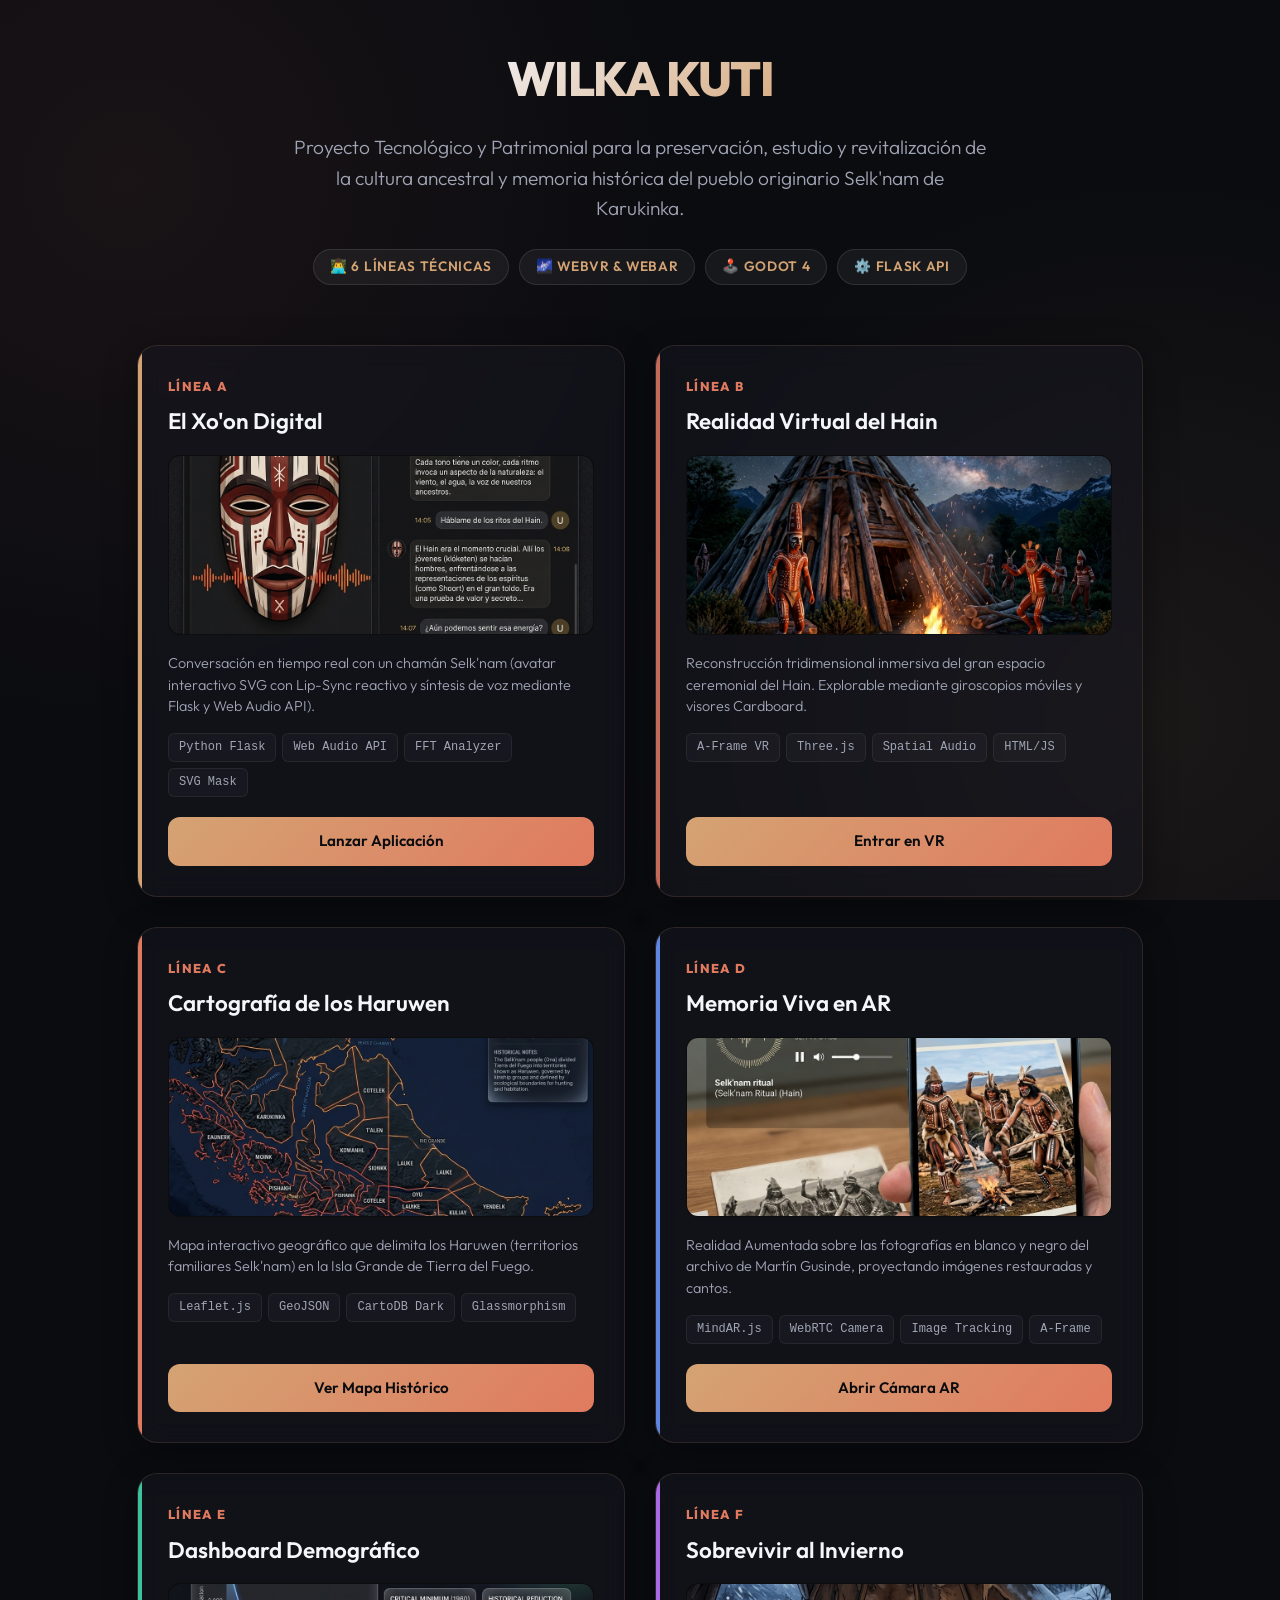
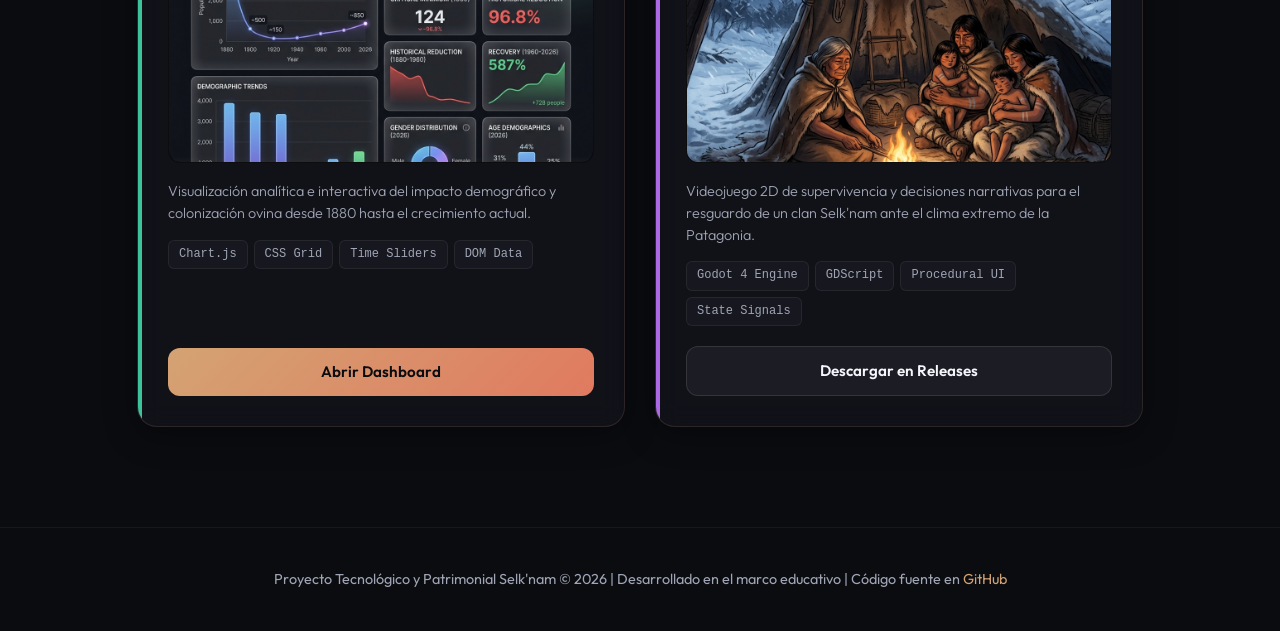
<file: index.html>
<!DOCTYPE html>
<html lang="es">
<head>
  <meta charset="UTF-8">
  <meta name="viewport" content="width=device-width, initial-scale=1.0">
  <title>Wilka Kuti - Proyecto Tecnológico Selk'nam</title>
  <!-- Google Fonts -->
  <link rel="preconnect" href="https://fonts.googleapis.com">
  <link rel="preconnect" href="https://fonts.gstatic.com" crossorigin>
  <link href="https://fonts.googleapis.com/css2?family=Outfit:wght@300;400;600;800&display=swap" rel="stylesheet">
  
  <style>
    :root {
      --bg-color: #0b0c10;
      --card-bg: rgba(26, 26, 36, 0.45);
      --card-border: rgba(212, 163, 115, 0.15);
      --card-hover-border: rgba(224, 122, 95, 0.5);
      
      /* Selk'nam Inspired Palette */
      --ocre: #d4a373;
      --arcilla: #c36a59;
      --coral: #e07a5f;
      --text-main: #f4f6fc;
      --text-muted: #a0a5b5;
      
      --glow: 0 8px 32px 0 rgba(0, 0, 0, 0.37);
    }

    * {
      box-sizing: border-box;
      margin: 0;
      padding: 0;
    }

    body {
      background-color: var(--bg-color);
      background-image: 
        radial-gradient(circle at 10% 20%, rgba(195, 106, 89, 0.08) 0%, transparent 40%),
        radial-gradient(circle at 90% 80%, rgba(212, 163, 115, 0.08) 0%, transparent 40%);
      background-attachment: fixed;
      color: var(--text-main);
      font-family: 'Outfit', sans-serif;
      min-height: 100vh;
      display: flex;
      flex-direction: column;
      line-height: 1.6;
    }

    .container {
      max-width: 1200px;
      margin: 0 auto;
      padding: 40px 20px;
      flex: 1;
    }

    /* Header Design */
    header {
      text-align: center;
      margin-bottom: 60px;
      position: relative;
    }

    h1 {
      font-size: 3rem;
      font-weight: 800;
      letter-spacing: -0.03em;
      background: linear-gradient(135deg, var(--text-main) 30%, var(--ocre) 70%, var(--coral) 100%);
      -webkit-background-clip: text;
      -webkit-text-fill-color: transparent;
      margin-bottom: 15px;
      text-transform: uppercase;
    }

    header p {
      font-size: 1.2rem;
      color: var(--text-muted);
      max-width: 700px;
      margin: 0 auto 25px auto;
      font-weight: 300;
    }

    .badge-container {
      display: flex;
      justify-content: center;
      gap: 10px;
      flex-wrap: wrap;
    }

    .badge {
      background: rgba(255, 255, 255, 0.05);
      border: 1px solid rgba(255, 255, 255, 0.1);
      padding: 6px 16px;
      border-radius: 50px;
      font-size: 0.85rem;
      font-weight: 600;
      color: var(--ocre);
      text-transform: uppercase;
      letter-spacing: 0.05em;
    }

    /* Grid Layout */
    .grid {
      display: grid;
      grid-template-columns: repeat(auto-fill, minmax(340px, 1fr));
      gap: 30px;
      margin-bottom: 60px;
    }

    /* Card Design */
    .card {
      background: var(--card-bg);
      backdrop-filter: blur(12px);
      -webkit-backdrop-filter: blur(12px);
      border: 1px solid var(--card-border);
      border-radius: 20px;
      padding: 30px;
      display: flex;
      flex-direction: column;
      justify-content: space-between;
      transition: all 0.4s cubic-bezier(0.165, 0.84, 0.44, 1);
      box-shadow: var(--glow);
      position: relative;
      overflow: hidden;
    }

    .card::before {
      content: '';
      position: absolute;
      top: 0;
      left: 0;
      width: 4px;
      height: 100%;
      background: var(--ocre);
      transition: all 0.3s ease;
      z-index: 10;
    }

    .card.line-a::before { background: var(--ocre); }
    .card.line-b::before { background: var(--arcilla); }
    .card.line-c::before { background: var(--coral); }
    .card.line-d::before { background: #5f85e0; }
    .card.line-e::before { background: #3cc39b; }
    .card.line-f::before { background: #ab6ae3; }

    .card:hover {
      transform: translateY(-8px);
      border-color: var(--card-hover-border);
      box-shadow: 0 12px 40px 0 rgba(224, 122, 95, 0.15);
    }

    .card-header {
      margin-bottom: 15px;
    }

    .line-number {
      font-size: 0.8rem;
      font-weight: 800;
      letter-spacing: 0.1em;
      text-transform: uppercase;
      color: var(--coral);
      margin-bottom: 8px;
    }

    .card-title {
      font-size: 1.4rem;
      font-weight: 600;
      color: var(--text-main);
      margin-bottom: 15px;
    }

    /* Thumbnail Styles */
    .thumbnail-container {
      width: 100%;
      height: 180px;
      overflow: hidden;
      border-radius: 12px;
      margin-bottom: 18px;
      border: 1px solid rgba(255, 255, 255, 0.05);
      background: #000;
    }

    .card-thumbnail {
      width: 100%;
      height: 100%;
      object-fit: cover;
      transition: transform 0.6s cubic-bezier(0.165, 0.84, 0.44, 1);
    }

    .card:hover .card-thumbnail {
      transform: scale(1.06);
    }

    .card-desc {
      font-size: 0.9rem;
      color: var(--text-muted);
      font-weight: 300;
      line-height: 1.5;
    }

    .tech-stack {
      display: flex;
      flex-wrap: wrap;
      gap: 6px;
      margin: 15px 0 20px 0;
    }

    .tech-pill {
      background: rgba(255, 255, 255, 0.03);
      border: 1px solid rgba(255, 255, 255, 0.06);
      padding: 4px 10px;
      border-radius: 6px;
      font-size: 0.75rem;
      color: var(--text-muted);
      font-family: monospace;
    }

    /* Buttons */
    .btn {
      display: inline-flex;
      align-items: center;
      justify-content: center;
      width: 100%;
      padding: 12px 24px;
      border-radius: 12px;
      font-size: 0.95rem;
      font-weight: 600;
      text-decoration: none;
      transition: all 0.3s ease;
      cursor: pointer;
    }

    .btn-primary {
      background: linear-gradient(135deg, var(--ocre) 0%, var(--coral) 100%);
      color: #0b0c10;
      border: none;
    }

    .btn-primary:hover {
      opacity: 0.9;
      transform: scale(1.02);
    }

    .btn-secondary {
      background: rgba(255, 255, 255, 0.05);
      border: 1px solid rgba(255, 255, 255, 0.1);
      color: var(--text-main);
    }

    .btn-secondary:hover {
      background: rgba(255, 255, 255, 0.1);
      border-color: var(--ocre);
    }

    /* Footer */
    footer {
      text-align: center;
      padding: 40px 0;
      font-size: 0.9rem;
      color: var(--text-muted);
      border-top: 1px solid rgba(255, 255, 255, 0.05);
      margin-top: auto;
    }

    footer a {
      color: var(--ocre);
      text-decoration: none;
      transition: color 0.3s;
    }

    footer a:hover {
      color: var(--coral);
    }

    /* Responsive */
    @media (max-width: 768px) {
      h1 {
        font-size: 2.2rem;
      }
      .grid {
        grid-template-columns: 1fr;
      }
    }
  </style>
</head>
<body>

  <div class="container">
    <header>
      <h1>Wilka Kuti</h1>
      <p>Proyecto Tecnológico y Patrimonial para la preservación, estudio y revitalización de la cultura ancestral y memoria histórica del pueblo originario Selk'nam de Karukinka.</p>
      
      <div class="badge-container">
        <span class="badge">👨‍💻 6 Líneas Técnicas</span>
        <span class="badge">🌌 WebVR & WebAR</span>
        <span class="badge">🕹️ Godot 4</span>
        <span class="badge">⚙️ Flask API</span>
      </div>
    </header>

    <main class="grid">
      
      <!-- LINEA A -->
      <div class="card line-a">
        <div class="card-body">
          <div class="card-header">
            <div class="line-number">Línea A</div>
            <h2 class="card-title">El Xo'on Digital</h2>
            <div class="thumbnail-container">
              <img class="card-thumbnail" src="./assets/images/linea_a_xoon.png" alt="Mockup de El Xo'on Digital">
            </div>
            <p class="card-desc">Conversación en tiempo real con un chamán Selk'nam (avatar interactivo SVG con Lip-Sync reactivo y síntesis de voz mediante Flask y Web Audio API).</p>
          </div>
          <div class="tech-stack">
            <span class="tech-pill">Python Flask</span>
            <span class="tech-pill">Web Audio API</span>
            <span class="tech-pill">FFT Analyzer</span>
            <span class="tech-pill">SVG Mask</span>
          </div>
        </div>
        <a href="./linea-a-xoon-digital/" class="btn btn-primary">Lanzar Aplicación</a>
      </div>

      <!-- LINEA B -->
      <div class="card line-b">
        <div class="card-body">
          <div class="card-header">
            <div class="line-number">Línea B</div>
            <h2 class="card-title">Realidad Virtual del Hain</h2>
            <div class="thumbnail-container">
              <img class="card-thumbnail" src="./assets/images/linea_b_hain.png" alt="Mockup de Hain VR">
            </div>
            <p class="card-desc">Reconstrucción tridimensional inmersiva del gran espacio ceremonial del Hain. Explorable mediante giroscopios móviles y visores Cardboard.</p>
          </div>
          <div class="tech-stack">
            <span class="tech-pill">A-Frame VR</span>
            <span class="tech-pill">Three.js</span>
            <span class="tech-pill">Spatial Audio</span>
            <span class="tech-pill">HTML/JS</span>
          </div>
        </div>
        <a href="./linea-b-hain-vr/" class="btn btn-primary">Entrar en VR</a>
      </div>

      <!-- LINEA C -->
      <div class="card line-c">
        <div class="card-body">
          <div class="card-header">
            <div class="line-number">Línea C</div>
            <h2 class="card-title">Cartografía de los Haruwen</h2>
            <div class="thumbnail-container">
              <img class="card-thumbnail" src="./assets/images/linea_c_haruwen.png" alt="Mockup del Mapa de los Haruwen">
            </div>
            <p class="card-desc">Mapa interactivo geográfico que delimita los Haruwen (territorios familiares Selk'nam) en la Isla Grande de Tierra del Fuego.</p>
          </div>
          <div class="tech-stack">
            <span class="tech-pill">Leaflet.js</span>
            <span class="tech-pill">GeoJSON</span>
            <span class="tech-pill">CartoDB Dark</span>
            <span class="tech-pill">Glassmorphism</span>
          </div>
        </div>
        <a href="./linea-c-mapa-haruwen/" class="btn btn-primary">Ver Mapa Histórico</a>
      </div>

      <!-- LINEA D -->
      <div class="card line-d">
        <div class="card-body">
          <div class="card-header">
            <div class="line-number">Línea D</div>
            <h2 class="card-title">Memoria Viva en AR</h2>
            <div class="thumbnail-container">
              <img class="card-thumbnail" src="./assets/images/linea_d_ar.png" alt="Mockup de Realidad Aumentada">
            </div>
            <p class="card-desc">Realidad Aumentada sobre las fotografías en blanco y negro del archivo de Martín Gusinde, proyectando imágenes restauradas y cantos.</p>
          </div>
          <div class="tech-stack">
            <span class="tech-pill">MindAR.js</span>
            <span class="tech-pill">WebRTC Camera</span>
            <span class="tech-pill">Image Tracking</span>
            <span class="tech-pill">A-Frame</span>
          </div>
        </div>
        <a href="./linea-d-ar-memoria/" class="btn btn-primary">Abrir Cámara AR</a>
      </div>

      <!-- LINEA E -->
      <div class="card line-e">
        <div class="card-body">
          <div class="card-header">
            <div class="line-number">Línea E</div>
            <h2 class="card-title">Dashboard Demográfico</h2>
            <div class="thumbnail-container">
              <img class="card-thumbnail" src="./assets/images/linea_e_dashboard.png" alt="Mockup de Dashboard">
            </div>
            <p class="card-desc">Visualización analítica e interactiva del impacto demográfico y colonización ovina desde 1880 hasta el crecimiento actual.</p>
          </div>
          <div class="tech-stack">
            <span class="tech-pill">Chart.js</span>
            <span class="tech-pill">CSS Grid</span>
            <span class="tech-pill">Time Sliders</span>
            <span class="tech-pill">DOM Data</span>
          </div>
        </div>
        <a href="./linea-e-dashboard-demografico/" class="btn btn-primary">Abrir Dashboard</a>
      </div>

      <!-- LINEA F -->
      <div class="card line-f">
        <div class="card-body">
          <div class="card-header">
            <div class="line-number">Línea F</div>
            <h2 class="card-title">Sobrevivir al Invierno</h2>
            <div class="thumbnail-container">
              <img class="card-thumbnail" src="./assets/images/linea_f_godot.png" alt="Mockup del Videojuego de Godot">
            </div>
            <p class="card-desc">Videojuego 2D de supervivencia y decisiones narrativas para el resguardo de un clan Selk'nam ante el clima extremo de la Patagonia.</p>
          </div>
          <div class="tech-stack">
            <span class="tech-pill">Godot 4 Engine</span>
            <span class="tech-pill">GDScript</span>
            <span class="tech-pill">Procedural UI</span>
            <span class="tech-pill">State Signals</span>
          </div>
        </div>
        <a href="https://github.com/zebas-hidalgo/Proyecto_selknam/releases" class="btn btn-secondary">Descargar en Releases</a>
      </div>

    </main>
  </div>

  <footer>
    <p>Proyecto Tecnológico y Patrimonial Selk'nam © 2026 | Desarrollado en el marco educativo | Código fuente en <a href="https://github.com/zebas-hidalgo/Proyecto_selknam">GitHub</a></p>
  </footer>

</body>
</html>
</file>
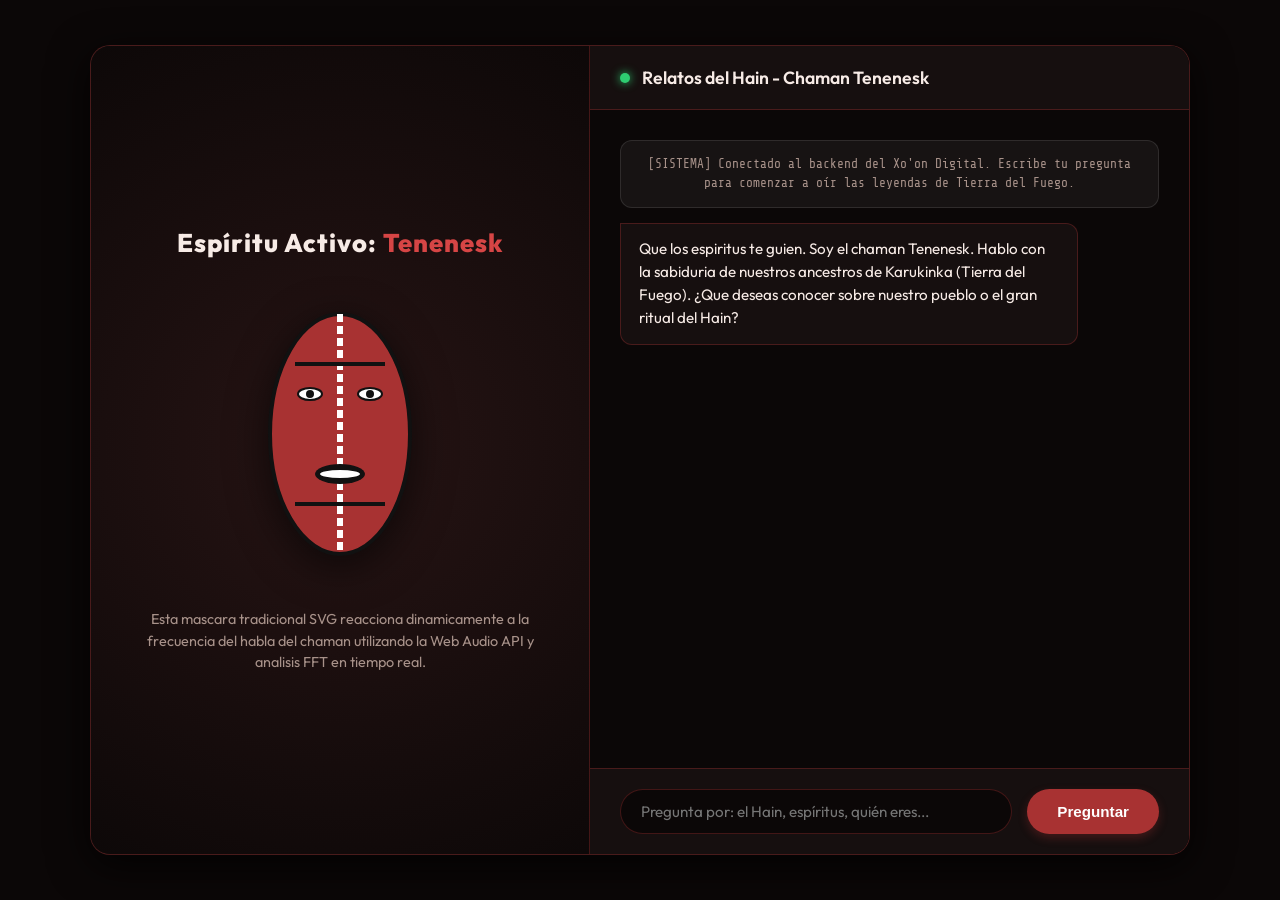
<file: linea-a-xoon-digital/index.html>
<!DOCTYPE html>
<html lang="es">
<head>
  <meta charset="UTF-8">
  <meta name="viewport" content="width=device-width, initial-scale=1.0">
  <title>El Xo'on Digital - Inteligencia Artificial Selk'nam</title>
  <link rel="stylesheet" href="style.css">
  <script src="script.js" defer></script>
</head>
<body>

  <!-- Contenedor Principal del Dashboard -->
  <div class="app-container">
    
    <!-- Sección Izquierda: Visualización de Máscara SVG Interactiva -->
    <div class="avatar-section">
      <div class="avatar-card">
        <h2>Espíritu Activo: <span id="character-name">Tenenesk</span></h2>
        
        <!-- Máscara SVG Selk'nam procedural y animada -->
        <div class="svg-container">
          <svg id="xoon-mask" viewBox="0 0 200 300" width="100%" height="100%">
            <!-- Fondo de la máscara (Forma ovalada tradicional) -->
            <ellipse cx="100" cy="150" rx="70" ry="120" fill="#a83232" stroke="#111111" stroke-width="4" id="mask-base"/>
            
            <!-- Líneas decorativas corporales (Pintura tradicional blanca y negra) -->
            <line x1="100" y1="30" x2="100" y2="270" stroke="#ffffff" stroke-width="6" stroke-dasharray="8 4"/>
            <line x1="55" y1="80" x2="145" y2="80" stroke="#111111" stroke-width="4"/>
            <line x1="55" y1="220" x2="145" y2="220" stroke="#111111" stroke-width="4"/>
            
            <!-- Ojos del espíritu -->
            <ellipse cx="70" cy="110" rx="12" ry="6" fill="#ffffff" stroke="#111111" stroke-width="2"/>
            <ellipse cx="70" cy="110" rx="4" ry="4" fill="#111111" id="eye-left-pupil"/>
            
            <ellipse cx="130" cy="110" rx="12" ry="6" fill="#ffffff" stroke="#111111" stroke-width="2"/>
            <ellipse cx="130" cy="110" rx="4" ry="4" fill="#111111" id="eye-right-pupil"/>
            
            <!-- Boca interactiva (Lip-Sync reactivo variará su escala Y mediante JS) -->
            <g id="mouth-group">
              <ellipse cx="100" cy="190" rx="25" ry="10" fill="#111111" id="mouth-base"/>
              <ellipse cx="100" cy="190" rx="20" ry="4" fill="#ffffff" id="mouth-inner"/>
            </g>
          </svg>
        </div>
        
        <p class="avatar-desc">
          Esta mascara tradicional SVG reacciona dinamicamente a la frecuencia del habla del chaman utilizando la Web Audio API y analisis FFT en tiempo real.
        </p>
      </div>
    </div>

    <!-- Sección Derecha: Chat y Consola Interactiva -->
    <div class="chat-section">
      <div class="chat-header">
        <div class="dot-indicator"></div>
        <h3>Relatos del Hain - Chaman Tenenesk</h3>
      </div>
      
      <!-- Historial de Chat -->
      <div class="chat-messages" id="chat-box">
        <div class="message system-msg">
          [SISTEMA] Conectado al backend del Xo'on Digital. Escribe tu pregunta para comenzar a oír las leyendas de Tierra del Fuego.
        </div>
        <div class="message bot-msg">
          Que los espiritus te guien. Soy el chaman Tenenesk. Hablo con la sabiduria de nuestros ancestros de Karukinka (Tierra del Fuego). ¿Que deseas conocer sobre nuestro pueblo o el gran ritual del Hain?
        </div>
      </div>
      
      <!-- Entrada de texto -->
      <div class="chat-input-area">
        <input type="text" id="user-input" placeholder="Pregunta por: el Hain, espíritus, quién eres..." autocomplete="off">
        <button id="send-btn">Preguntar</button>
      </div>
    </div>

  </div>

</body>
</html>
</file>
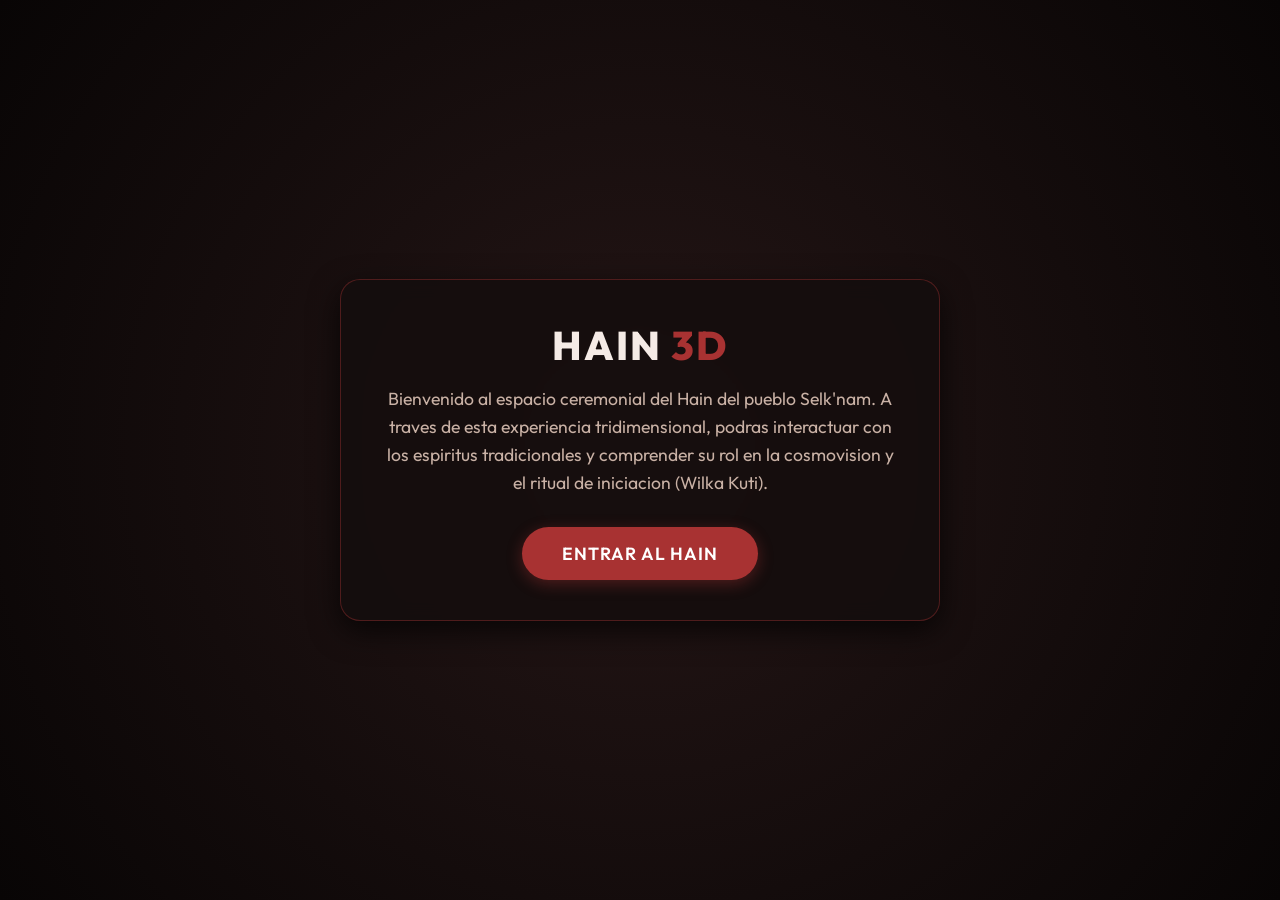
<file: linea-b-hain-vr/index.html>
<!DOCTYPE html>
<html lang="es">
<head>
  <meta charset="UTF-8">
  <meta name="viewport" content="width=device-width, initial-scale=1.0">
  <title>Visor 3D del Hain - Realidad Virtual Selk'nam</title>
  
  <!-- Carga de A-Frame (Versión estable) -->
  <script src="https://aframe.io/releases/1.4.2/aframe.min.js"></script>
  
  <!-- Carga de estilos y controlador interactivo del proyecto -->
  <link rel="stylesheet" href="style.css">
  <script src="script.js"></script>
</head>
<body>

  <!-- 1. PANTALLA DE BIENVENIDA Y CARGA -->
  <div id="welcome-screen">
    <div class="welcome-card">
      <h1>Hain <span>3D</span></h1>
      <p class="subtitle">
        Bienvenido al espacio ceremonial del Hain del pueblo Selk'nam. A traves de esta experiencia tridimensional, podras interactuar con los espiritus tradicionales y comprender su rol en la cosmovision y el ritual de iniciacion (Wilka Kuti).
      </p>
      <button class="start-btn" onclick="iniciarExperiencia()">Entrar al Hain</button>
    </div>
  </div>

  <!-- 2. INSTRUCCIÓN DE INTERACCIÓN -->
  <div id="gaze-instruction">
    Mueve la cámara y apunta el circulo blanco a los espiritus para interactuar
  </div>

  <!-- 3. PANEL DE INFORMACIÓN INTACTIVO (HTML OVERLAY) -->
  <div id="info-overlay">
    <div class="overlay-header">
      <span class="overlay-title">Espíritu</span>
      <button class="close-btn">&times;</button>
    </div>
    <div class="overlay-body">
      <p id="overlay-meaning">Selecciona un espiritu en la escena 3D para conocer su significado...</p>
      <p id="overlay-painting"></p>
      <span class="tag">Rol Hain</span>
    </div>
  </div>

  <!-- 4. ESCENA 3D (A-FRAME) -->
  <a-scene shadow="type: pcfsoft" renderer="antialias: true; colorManagement: true">
    
    <!-- Definición de Recursos de Sonido y Texturas (Placeholders seguros) -->
    <a-assets>
      <!-- Sonido crepitante simulado con oscilador de Web Audio API o archivos si se descargan -->
      <audio id="viento-amb" src="https://assets.mixkit.co/active_storage/sfx/2568/2568-84.wav" preload="auto"></audio>
    </a-assets>

    <!-- Cielo Nocturno Estrellado Patagónico -->
    <a-sky color="#050305" animation="property: rotation; to: 0 360 0; loop: true; dur: 600000; easing: linear"></a-sky>

    <!-- Piso / Tierra del Fuego Ancestral -->
    <a-plane position="0 0 0" rotation="-90 0 0" width="30" height="30" color="#1a120f" roughness="0.95" shadow="receive: true"></a-plane>

    <!-- FOGATA CENTRAL -->
    <a-entity position="0 0.1 -4">
      <!-- Troncos (Cilindros) -->
      <a-cylinder color="#3d2314" radius="0.08" height="0.6" rotation="0 0 45" position="-0.15 0 0" shadow="cast: true"></a-cylinder>
      <a-cylinder color="#3d2314" radius="0.08" height="0.6" rotation="0 0 -45" position="0.15 0 0" shadow="cast: true"></a-cylinder>
      <a-cylinder color="#4a2e1d" radius="0.08" height="0.6" rotation="45 0 0" position="0 0 -0.15" shadow="cast: true"></a-cylinder>
      <a-cylinder color="#4a2e1d" radius="0.08" height="0.6" rotation="-45 0 0" position="0 0 0.15" shadow="cast: true"></a-cylinder>

      <!-- Fuego (Cono animado para simular llama parpadeante) -->
      <a-cone color="#ff6600" radius-bottom="0.25" height="0.6" position="0 0.25 0"
              material="emissive: #ff3300; emissiveIntensity: 1"
              animation__flicker_scale="property: scale; to: 1.1 1.2 1.1; dir: alternate; dur: 120; loop: true; easing: easeInOutSine"
              animation__flicker_color="property: material.color; to: #ffcc00; dir: alternate; dur: 200; loop: true; easing: easeInOutSine">
      </a-cone>

      <!-- Luz de la Fogata (Crea sombras dinámicas y oscila en intensidad) -->
      <a-light type="point" color="#ff6600" intensity="2.5" distance="8" castShadow="true" position="0 0.4 0"
               animation__light="property: intensity; to: 2.1; dir: alternate; dur: 80; loop: true; easing: easeInOutSine">
      </a-light>
    </a-entity>

    <!-- ESTRUCTURA CHOZA DEL HAIN (Envolvente de postes de madera representativa) -->
    <a-entity position="0 0 -4">
      <!-- Postes principales colocados en círculo alrededor de la fogata -->
      <a-cylinder position="-3.5 1.5 0" radius="0.08" height="3" rotation="0 0 -15" color="#2c1a10" shadow="cast: true"></a-cylinder>
      <a-cylinder position="3.5 1.5 0" radius="0.08" height="3" rotation="0 0 15" color="#2c1a10" shadow="cast: true"></a-cylinder>
      <a-cylinder position="0 1.5 -3.5" radius="0.08" height="3" rotation="-15 0 0" color="#2c1a10" shadow="cast: true"></a-cylinder>
      <a-cylinder position="0 1.5 3.5" radius="0.08" height="3" rotation="15 0 0" color="#2c1a10" shadow="cast: true"></a-cylinder>
      <a-cylinder position="-2.5 1.5 -2.5" radius="0.08" height="3" rotation="-10 0 -10" color="#2c1a10" shadow="cast: true"></a-cylinder>
      <a-cylinder position="2.5 1.5 -2.5" radius="0.08" height="3" rotation="-10 0 10" color="#2c1a10" shadow="cast: true"></a-cylinder>
    </a-entity>

    <!-- SONIDO AMBIENTAL (Viento Patagónico) -->
    <a-sound src="#viento-amb" autoplay="false" loop="true" volume="0.35" poolSize="1"></a-sound>

    <!-- LUZ AMBIENTAL TENUE (Para ver las siluetas en las zonas oscuras) -->
    <a-light type="ambient" color="#111122" intensity="0.3"></a-light>

    <!-- CÁMARA DEL JUGADOR CON CONTROLES Y CURSOR DE MIRADA -->
    <a-entity id="rig" position="0 1.6 0">
      <a-camera look-controls="pointerLockEnabled: false" wasd-controls="acceleration: 45">
        <!-- Cursor tipo retículo (fuse: activa clic automático al mirar objetos interactivos) -->
        <a-cursor color="#ffffff"
                  radius-inner="0.015"
                  radius-outer="0.025"
                  animation__click="property: scale; startEvents: click; easing: easeInCubic; dur: 150; from: 0.1 0.1 0.1; to: 1 1 1"
                  animation__fusing="property: scale; startEvents: fusing; easing: easeInCubic; dur: 1500; from: 1 1 1; to: 0.1 0.1 0.1"
                  fuse="true"
                  fuse-timeout="1500"
                  raycaster="objects: .clickable">
        </a-cursor>
      </a-camera>
    </a-entity>

  </a-scene>

</body>
</html>
</file>
<file: linea-a-xoon-digital/style.css>
/* Estilo del Chatbot del Xo'on Digital */
@import url('https://fonts.googleapis.com/css2?family=Outfit:wght@300;400;600;800&family=Share+Tech+Mono&display=swap');

:root {
  --bg-dark: #0b0707;
  --bg-panel: #160f0f;
  --accent: #a83232;
  --accent-light: #d64545;
  --text-white: #f7ebe6;
  --text-grey: #a8928a;
  --border-color: rgba(168, 50, 50, 0.35);
}

* {
  box-sizing: border-box;
  margin: 0;
  padding: 0;
}

body {
  font-family: 'Outfit', sans-serif;
  background-color: var(--bg-dark);
  color: var(--text-white);
  height: 100vh;
  display: flex;
  justify-content: center;
  align-items: center;
  padding: 20px;
  overflow: hidden;
}

.app-container {
  display: grid;
  grid-template-columns: 1fr 1.2fr;
  width: 100%;
  max-width: 1100px;
  height: 90vh;
  background-color: var(--bg-panel);
  border-radius: 20px;
  border: 1px solid var(--border-color);
  box-shadow: 0 10px 40px rgba(0, 0, 0, 0.8);
  overflow: hidden;
}

/* Sección del Avatar SVG */
.avatar-section {
  display: flex;
  flex-direction: column;
  justify-content: center;
  align-items: center;
  padding: 45px;
  border-right: 1px solid var(--border-color);
  background: radial-gradient(circle at center, #271414 0%, #0d0808 100%);
}

.avatar-card {
  width: 100%;
  text-align: center;
}

.avatar-card h2 {
  font-size: 1.6rem;
  font-weight: 800;
  margin-bottom: 25px;
  letter-spacing: 1px;
}

.avatar-card h2 span {
  color: var(--accent-light);
}

.svg-container {
  width: 200px;
  height: 300px;
  margin: 0 auto 25px auto;
  filter: drop-shadow(0 10px 20px rgba(0,0,0,0.6));
  animation: float 4s ease-in-out infinite;
}

@keyframes float {
  0% { transform: translateY(0px) rotate(0deg); }
  50% { transform: translateY(-8px) rotate(1deg); }
  100% { transform: translateY(0px) rotate(0deg); }
}

.avatar-desc {
  font-size: 0.9rem;
  line-height: 1.5;
  color: var(--text-grey);
}

/* Sección de Chat */
.chat-section {
  display: flex;
  flex-direction: column;
  height: 100%;
  background-color: var(--bg-dark);
}

.chat-header {
  display: flex;
  align-items: center;
  padding: 20px 30px;
  border-bottom: 1px solid var(--border-color);
  background-color: var(--bg-panel);
}

.dot-indicator {
  width: 10px;
  height: 10px;
  border-radius: 50%;
  background-color: #2ecc71;
  margin-right: 12px;
  box-shadow: 0 0 10px #2ecc71;
  animation: pulse 2s infinite;
}

@keyframes pulse {
  0% { opacity: 0.6; }
  50% { opacity: 1; }
  100% { opacity: 0.6; }
}

.chat-header h3 {
  font-size: 1.1rem;
  font-weight: 600;
}

.chat-messages {
  flex: 1;
  padding: 30px;
  overflow-y: auto;
  display: flex;
  flex-direction: column;
  gap: 15px;
}

.message {
  max-width: 85%;
  padding: 14px 18px;
  border-radius: 12px;
  font-size: 0.95rem;
  line-height: 1.5;
  animation: fadeIn 0.3s ease-out;
}

@keyframes fadeIn {
  from { opacity: 0; transform: translateY(10px); }
  to { opacity: 1; transform: translateY(0); }
}

.system-msg {
  align-self: center;
  background-color: rgba(255, 255, 255, 0.05);
  font-family: 'Share Tech Mono', monospace;
  font-size: 0.8rem;
  color: var(--text-grey);
  border: 1px solid rgba(255, 255, 255, 0.1);
  text-align: center;
  max-width: 100%;
}

.bot-msg {
  align-self: flex-start;
  background-color: var(--bg-panel);
  border: 1px solid var(--border-color);
  border-top-left-radius: 0;
}

.user-msg {
  align-self: flex-end;
  background-color: var(--accent);
  border-top-right-radius: 0;
  box-shadow: 0 4px 10px rgba(168, 50, 50, 0.25);
}

/* Área de Entrada */
.chat-input-area {
  display: flex;
  padding: 20px 30px;
  background-color: var(--bg-panel);
  border-top: 1px solid var(--border-color);
  gap: 15px;
}

#user-input {
  flex: 1;
  background-color: var(--bg-dark);
  border: 1px solid var(--border-color);
  border-radius: 25px;
  color: var(--text-white);
  padding: 12px 20px;
  font-size: 0.95rem;
  outline: none;
  font-family: 'Outfit', sans-serif;
  transition: border-color 0.3s;
}

#user-input:focus {
  border-color: var(--accent-light);
}

#send-btn {
  background-color: var(--accent);
  border: none;
  border-radius: 25px;
  color: white;
  padding: 12px 30px;
  font-size: 0.95rem;
  font-weight: 600;
  cursor: pointer;
  transition: all 0.2s;
  box-shadow: 0 4px 10px rgba(168, 50, 50, 0.3);
}

#send-btn:hover {
  background-color: var(--accent-light);
  transform: translateY(-1px);
}

/* Responsividad */
@media (max-width: 768px) {
  .app-container {
    grid-template-columns: 1fr;
    height: 95vh;
  }
  
  .avatar-section {
    display: none; /* Oculta el avatar en pantallas móviles muy pequeñas para dar prioridad al chat */
  }
}
</file>
<file: linea-b-hain-vr/style.css>
/* Diseño y Estética del Proyecto Hain VR */
@import url('https://fonts.googleapis.com/css2?family=Outfit:wght@300;400;600;800&display=swap');

:root {
  --bg-color: #0c0808;
  --text-color: #f5ebe6;
  --accent-color: #a83232; /* Rojo arcilla Selk'nam */
  --accent-secondary: #d4af37; /* Amarillo ocre */
  --card-bg: rgba(20, 14, 14, 0.85);
  --border-color: rgba(168, 50, 50, 0.4);
}

* {
  box-sizing: border-box;
  margin: 0;
  padding: 0;
}

body {
  font-family: 'Outfit', sans-serif;
  background-color: var(--bg-color);
  color: var(--text-color);
  overflow: hidden;
  height: 100vh;
}

/* Pantalla de Carga y Bienvenida */
#welcome-screen {
  position: absolute;
  top: 0;
  left: 0;
  width: 100%;
  height: 100%;
  background: radial-gradient(circle, #251616 0%, #080505 100%);
  display: flex;
  flex-direction: column;
  justify-content: center;
  align-items: center;
  z-index: 9999;
  text-align: center;
  padding: 20px;
  transition: opacity 0.8s ease-in-out;
}

#welcome-screen.hidden {
  opacity: 0;
  pointer-events: none;
}

.welcome-card {
  max-width: 600px;
  background: var(--card-bg);
  padding: 40px;
  border-radius: 20px;
  border: 1px solid var(--border-color);
  box-shadow: 0 10px 30px rgba(0, 0, 0, 0.7);
  backdrop-filter: blur(10px);
  animation: fadeIn 1s ease-out;
}

@keyframes fadeIn {
  from { opacity: 0; transform: translateY(20px); }
  to { opacity: 1; transform: translateY(0); }
}

h1 {
  font-size: 2.5rem;
  font-weight: 800;
  color: var(--text-color);
  letter-spacing: 2px;
  margin-bottom: 15px;
  text-transform: uppercase;
}

h1 span {
  color: var(--accent-color);
}

p.subtitle {
  font-size: 1.1rem;
  color: #c9b1a5;
  margin-bottom: 30px;
  line-height: 1.6;
}

.start-btn {
  font-family: 'Outfit', sans-serif;
  font-size: 1.1rem;
  font-weight: 600;
  color: #fff;
  background-color: var(--accent-color);
  border: none;
  padding: 15px 40px;
  border-radius: 30px;
  cursor: pointer;
  box-shadow: 0 4px 15px rgba(168, 50, 50, 0.4);
  transition: all 0.3s ease;
  text-transform: uppercase;
  letter-spacing: 1px;
}

.start-btn:hover {
  background-color: #c0392b;
  transform: translateY(-2px);
  box-shadow: 0 6px 20px rgba(168, 50, 50, 0.6);
}

/* Panel de Información en 2D (HTML Overlay) */
#info-overlay {
  position: absolute;
  bottom: 25px;
  left: 50%;
  transform: translateX(-50%);
  width: 90%;
  max-width: 480px;
  background: var(--card-bg);
  border: 1px solid var(--border-color);
  border-radius: 15px;
  padding: 20px;
  z-index: 100;
  backdrop-filter: blur(8px);
  box-shadow: 0 5px 25px rgba(0,0,0,0.6);
  opacity: 0;
  transition: opacity 0.5s cubic-bezier(0.165, 0.84, 0.44, 1), transform 0.5s cubic-bezier(0.165, 0.84, 0.44, 1);
  pointer-events: none;
  transform: translate(-50%, 20px);
}

#info-overlay.visible {
  opacity: 1;
  pointer-events: auto;
  transform: translate(-50%, 0);
}

.overlay-header {
  display: flex;
  justify-content: space-between;
  align-items: center;
  border-bottom: 1px solid rgba(255,255,255,0.1);
  padding-bottom: 10px;
  margin-bottom: 12px;
}

.overlay-title {
  font-size: 1.4rem;
  font-weight: 700;
  color: var(--accent-secondary);
}

.close-btn {
  background: none;
  border: none;
  color: #aaa;
  font-size: 1.2rem;
  cursor: pointer;
  transition: color 0.2s;
}

.close-btn:hover {
  color: var(--text-color);
}

.overlay-body p {
  font-size: 0.95rem;
  line-height: 1.5;
  margin-bottom: 8px;
}

.tag {
  display: inline-block;
  font-size: 0.8rem;
  background-color: rgba(168, 50, 50, 0.2);
  border: 1px solid var(--accent-color);
  color: #ff9999;
  padding: 2px 8px;
  border-radius: 4px;
  margin-top: 5px;
}

/* Indicador de Mira / Instrucción inicial */
#gaze-instruction {
  position: absolute;
  top: 25px;
  left: 50%;
  transform: translateX(-50%);
  background: rgba(0, 0, 0, 0.6);
  padding: 10px 20px;
  border-radius: 20px;
  font-size: 0.9rem;
  letter-spacing: 1px;
  z-index: 100;
  pointer-events: none;
  border: 1px solid rgba(255,255,255,0.1);
  text-align: center;
  animation: pulse 2s infinite;
}

@keyframes pulse {
  0% { opacity: 0.7; }
  50% { opacity: 1; }
  100% { opacity: 0.7; }
}

/* Estilo para pantallas pequeñas (móviles) */
@media (max-width: 600px) {
  h1 {
    font-size: 1.8rem;
  }
  .welcome-card {
    padding: 25px 15px;
  }
  #info-overlay {
    bottom: 15px;
    width: 95%;
    padding: 15px;
  }
}
</file>
